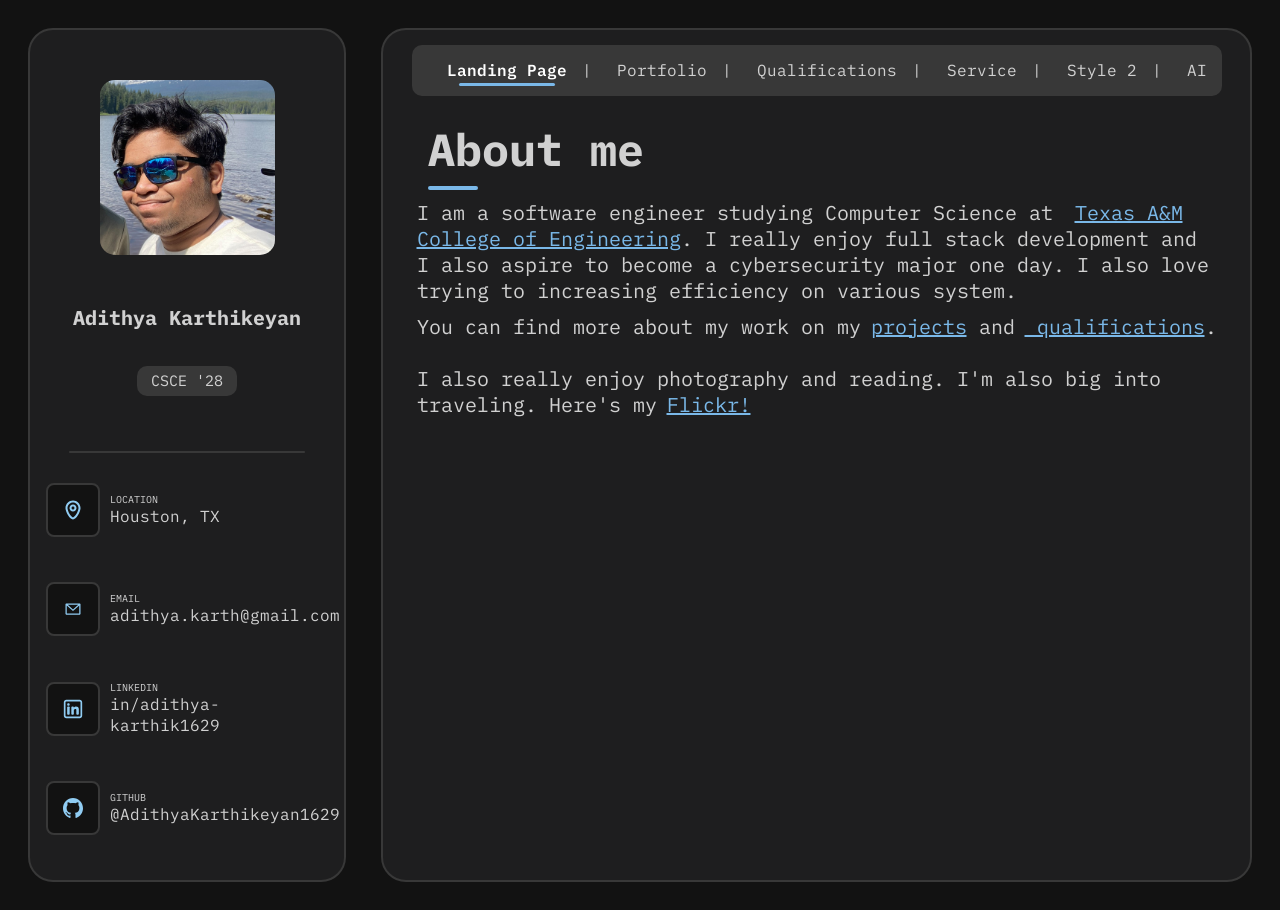
<file: project1-adithya_karthikeyan - Copy/index.html>
<!DOCTYPE html>
<html lang="en">
<head>
    <meta charset="UTF-8">
    <meta name="viewport" content="width=device-width, initial-scale=1.0">
    <title>Coding Website</title>  
    <link rel="stylesheet" href="style_2.css">
    <!-- Font -->

   <link rel="preconnect" href="https://fonts.googleapis.com">
    <link rel="preconnect" href="https://fonts.gstatic.com" crossorigin>
    <link href="https://fonts.googleapis.com/css2?family=Arsenal+SC:ital,wght@0,400;0,700;1,400;1,700&family=Cinzel:wght@400..900&family=Lilex:ital,wght@0,100..700;1,100..700&family=Noto+Sans+Tamil:wght@100..900&display=swap" rel="stylesheet">

</head>
<body>


    <div class = "left_box">
        <div class="image">
            <img src = "me.JPG" alt = "Adithya Karthikeyan"> 
        </div>
        <t1> Adithya Karthikeyan </t1>

        <t2> CSCE '28</t2>

        <div class = "divider"></div>
        
        <div class="info_box">
            <div class = "info_black">
                <img src="location.svg" alt="Location" class="icons">
            </div>
            
            <div class="icon">
                <div class="label">
                    LOCATION
                </div>

                <div class="value">
                    Houston, TX
                </div>
            </div>
        </div>

        <div class="info_box">
            <div class = "info_black">
                <img src="email.svg" alt="Location" class="icons">
            </div>
            
            <div class="icon">
                <div class="label">
                    EMAIL
                </div>

                <div class="value">
                    <a href = "https://mail.google.com/mail/?view=cm&fs=1&to=adithya.karth@gmail.com">adithya.karth@gmail.com </a> 
                </div>
            </div>
        </div>

        <div class="info_box">
            <div class = "info_black">
                <img src="linkedin.svg" alt="Location" class="icons">
            </div>
            
            <div class="icon">
                <div class="label">
                    LINKEDIN
                </div>

                <div class="value">
                    <a href = "https://www.linkedin.com/in/adithya-karthik1629">in/adithya-karthik1629</a> 
                </div>
            </div>
        </div>

        <div class="info_box">
            <div class = "info_black">
                <img src="github2.svg" alt="Location" class="icons">
            </div>
            
            <div class="icon">
                <div class="label">
                    GITHUB
                </div>

                <div class="value">
                    <a href = "https://github.com/AdithyaKarthikeyan1629">@AdithyaKarthikeyan1629 </a> 
                </div>
            </div>
        </div>

        



        
    </div>

        

    </div>

    <div class = "right_box">
        <nav class = "dashbar">
            <a href = "index.html" class = "page_links active">Landing Page </a> | 
            <a href = "portfolio.html" class = "page_links">Portfolio </a> | 
            <a href = "qualifications.html" class = "page_links">Qualifications</a> | 
            <a href = "service.html" class = "page_links">Service</a> | 
            <a href = "service.html" class = "page_links">Style 2</a> | 
            <a href = "genai.html" class = "page_links">AI</a>
        </nav>
        
        <div class = "about">
            About me
           
        </div>
         <div class = "about_me">
            I am a software engineer studying Computer Science at <a href = "https://engineering.tamu.edu/" class = "about_links"> Texas A&M College of Engineering</a>. I 
            really enjoy full stack development and I also aspire to become a cybersecurity major one day. I also love trying to increasing efficiency on various system.

         </div>

         <div class = "about_me">
            You can find more about my work on my<a href = "portfolio.html" class = "about_links">projects</a> and<a href = "qualifications.html" class = "about_links"> qualifications</a>. <br>
            <br>
            I also really enjoy photography and reading. I'm also big into traveling. 
            Here's my<a href = "https://www.flickr.com/photos/204229126@N08/" class = "about_links">Flickr! </a>

         </div>

    </div>


    
</body>

</html>
</file>
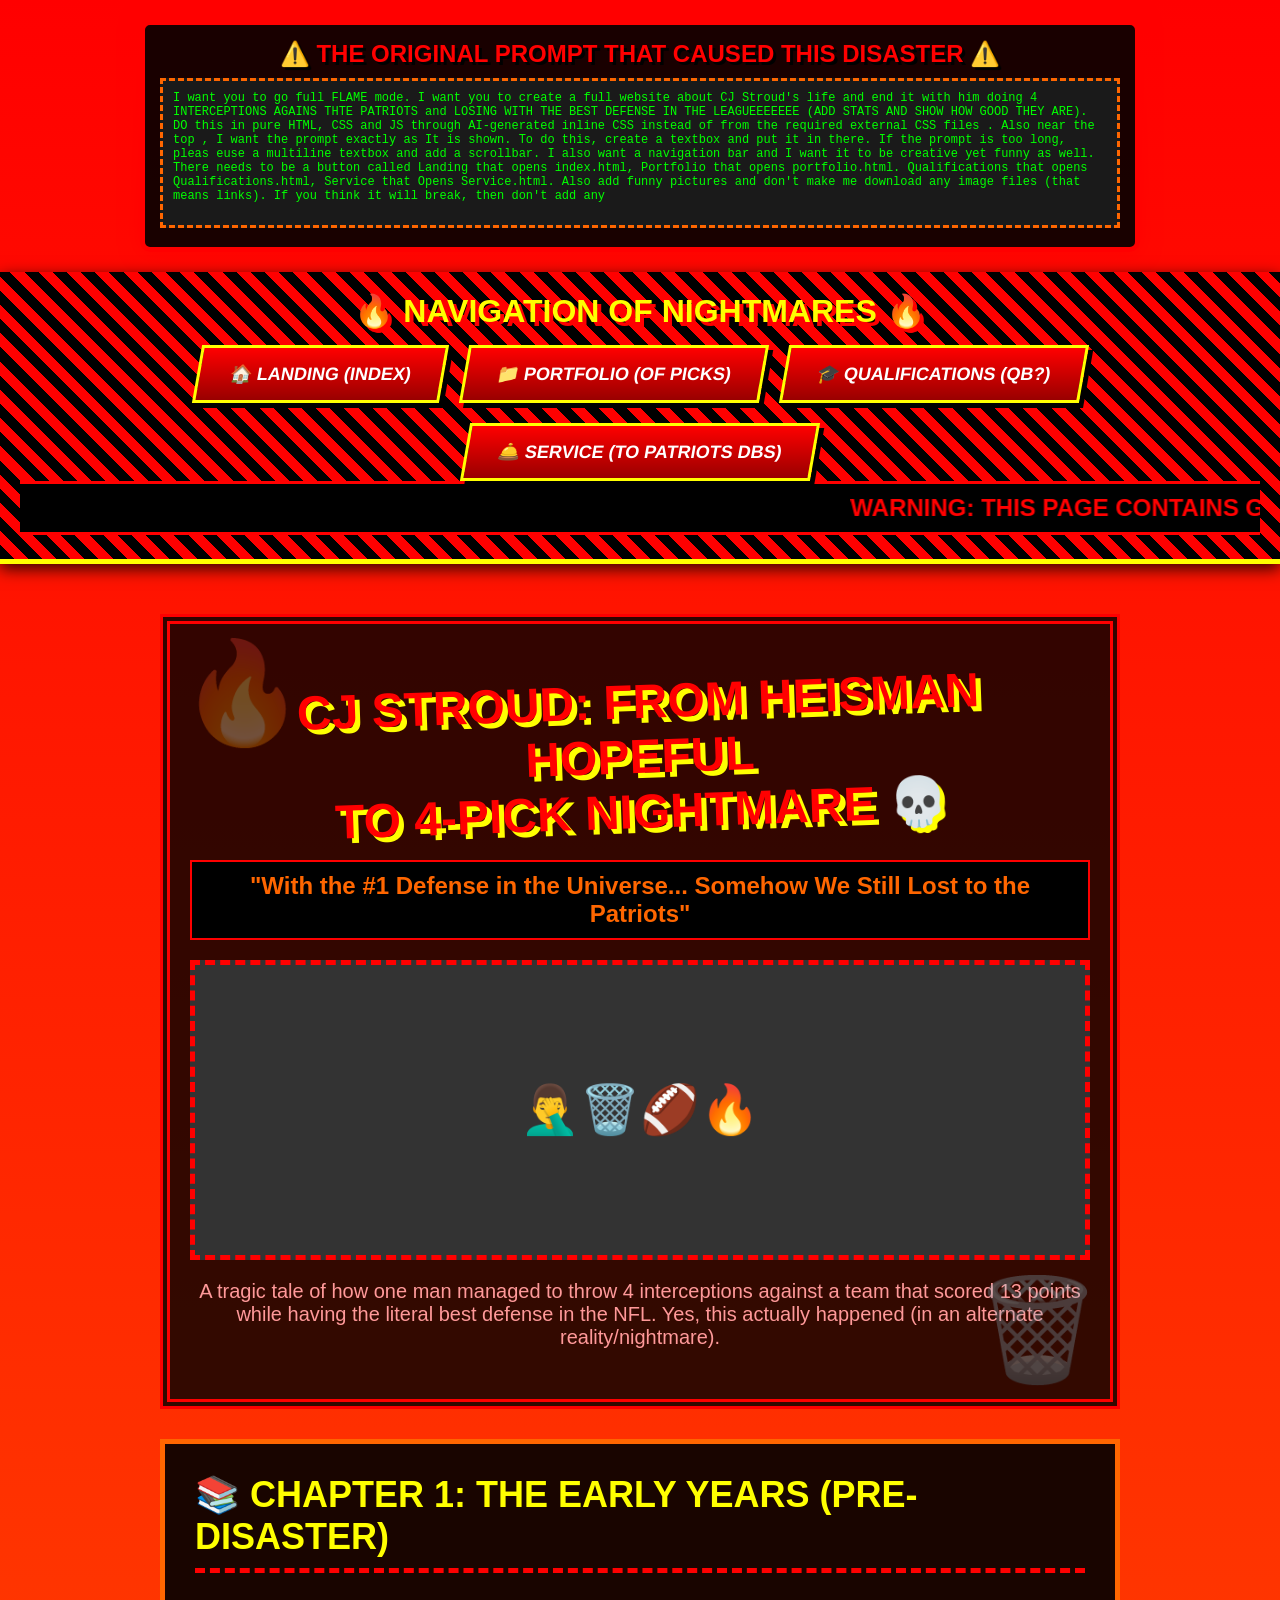
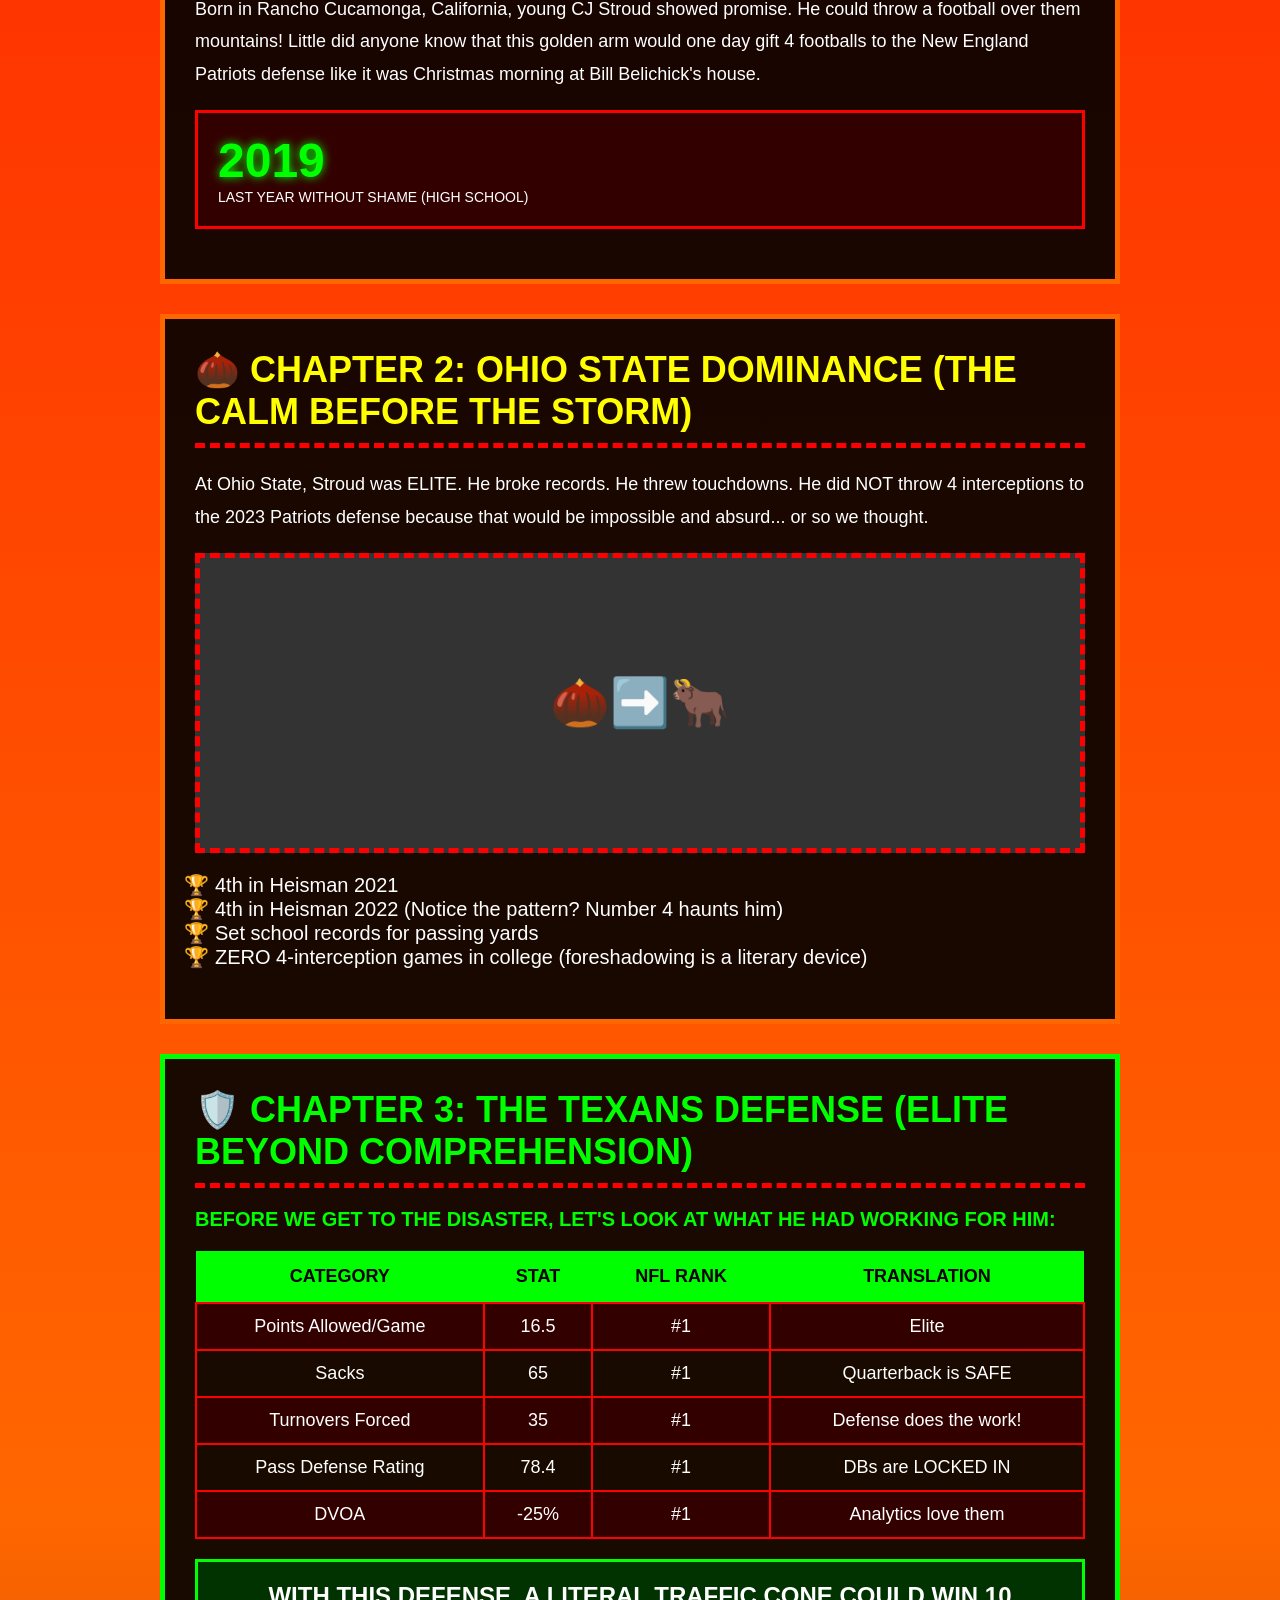
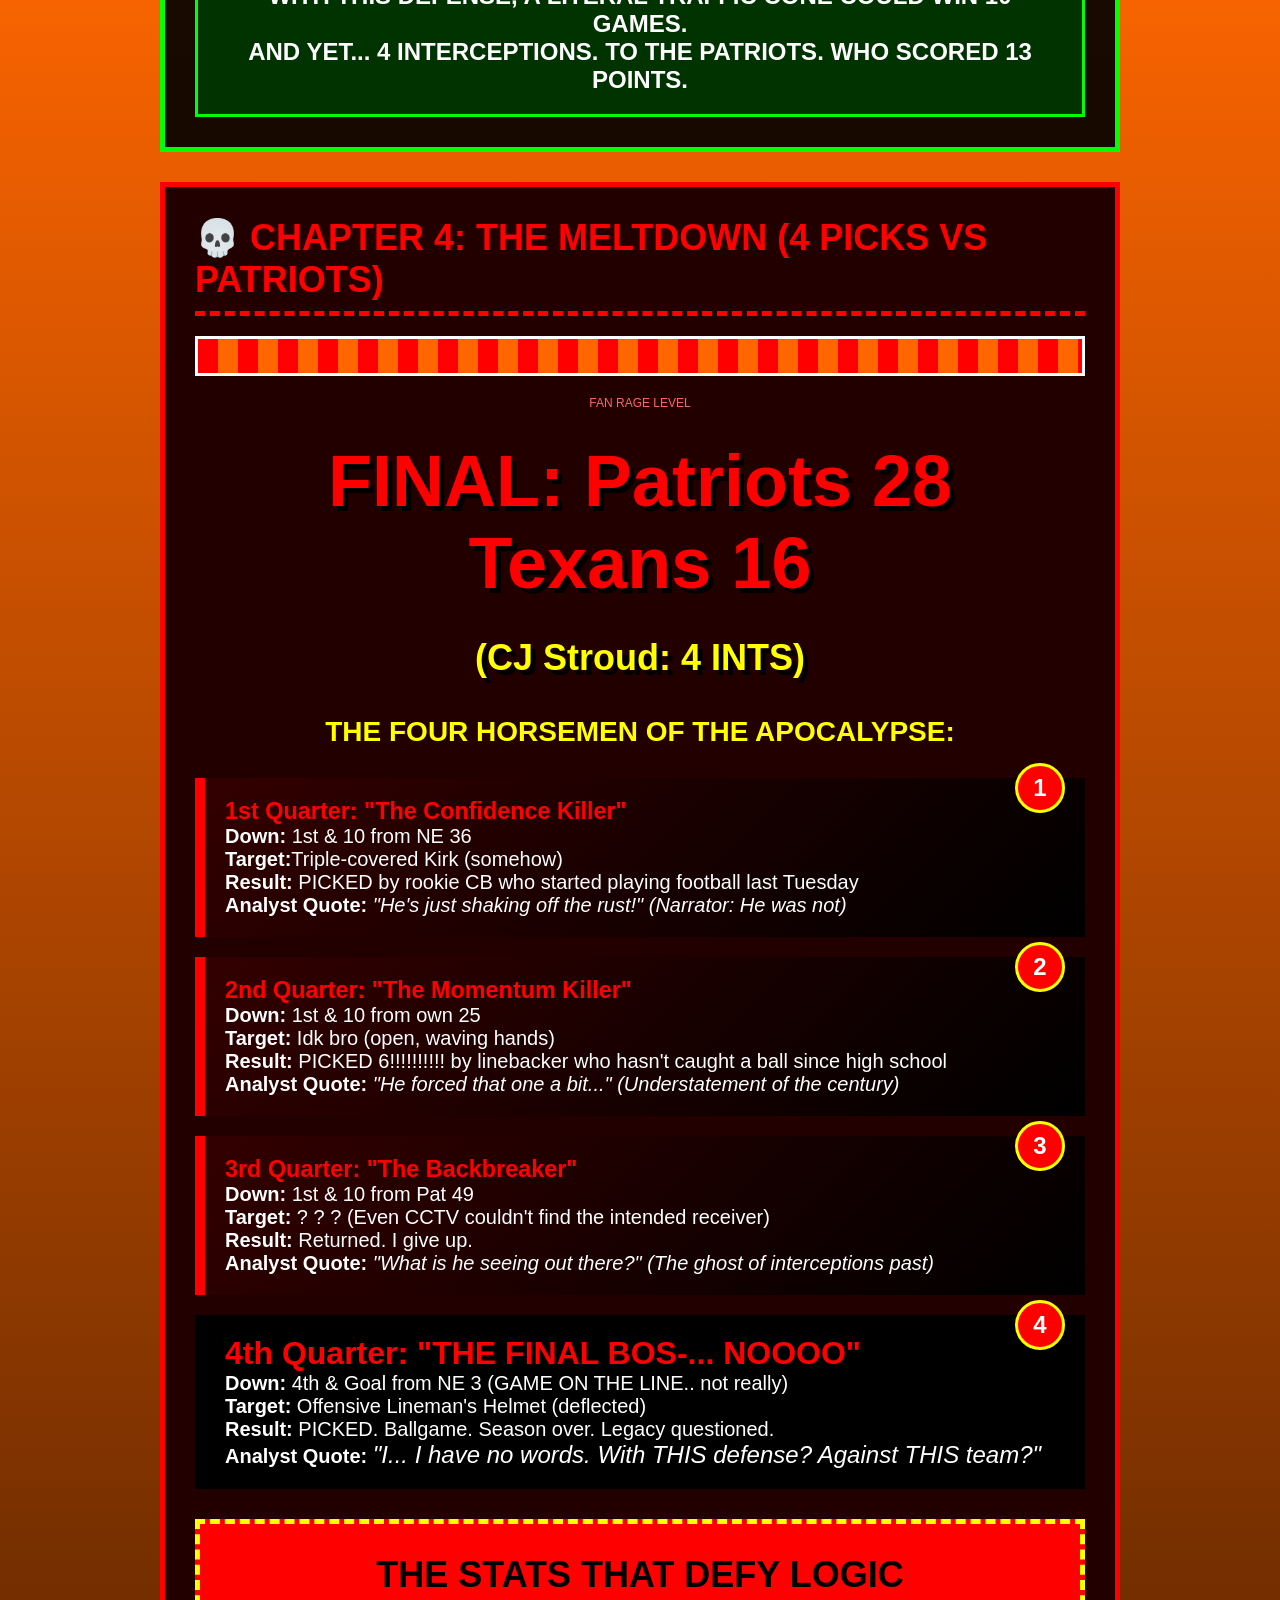
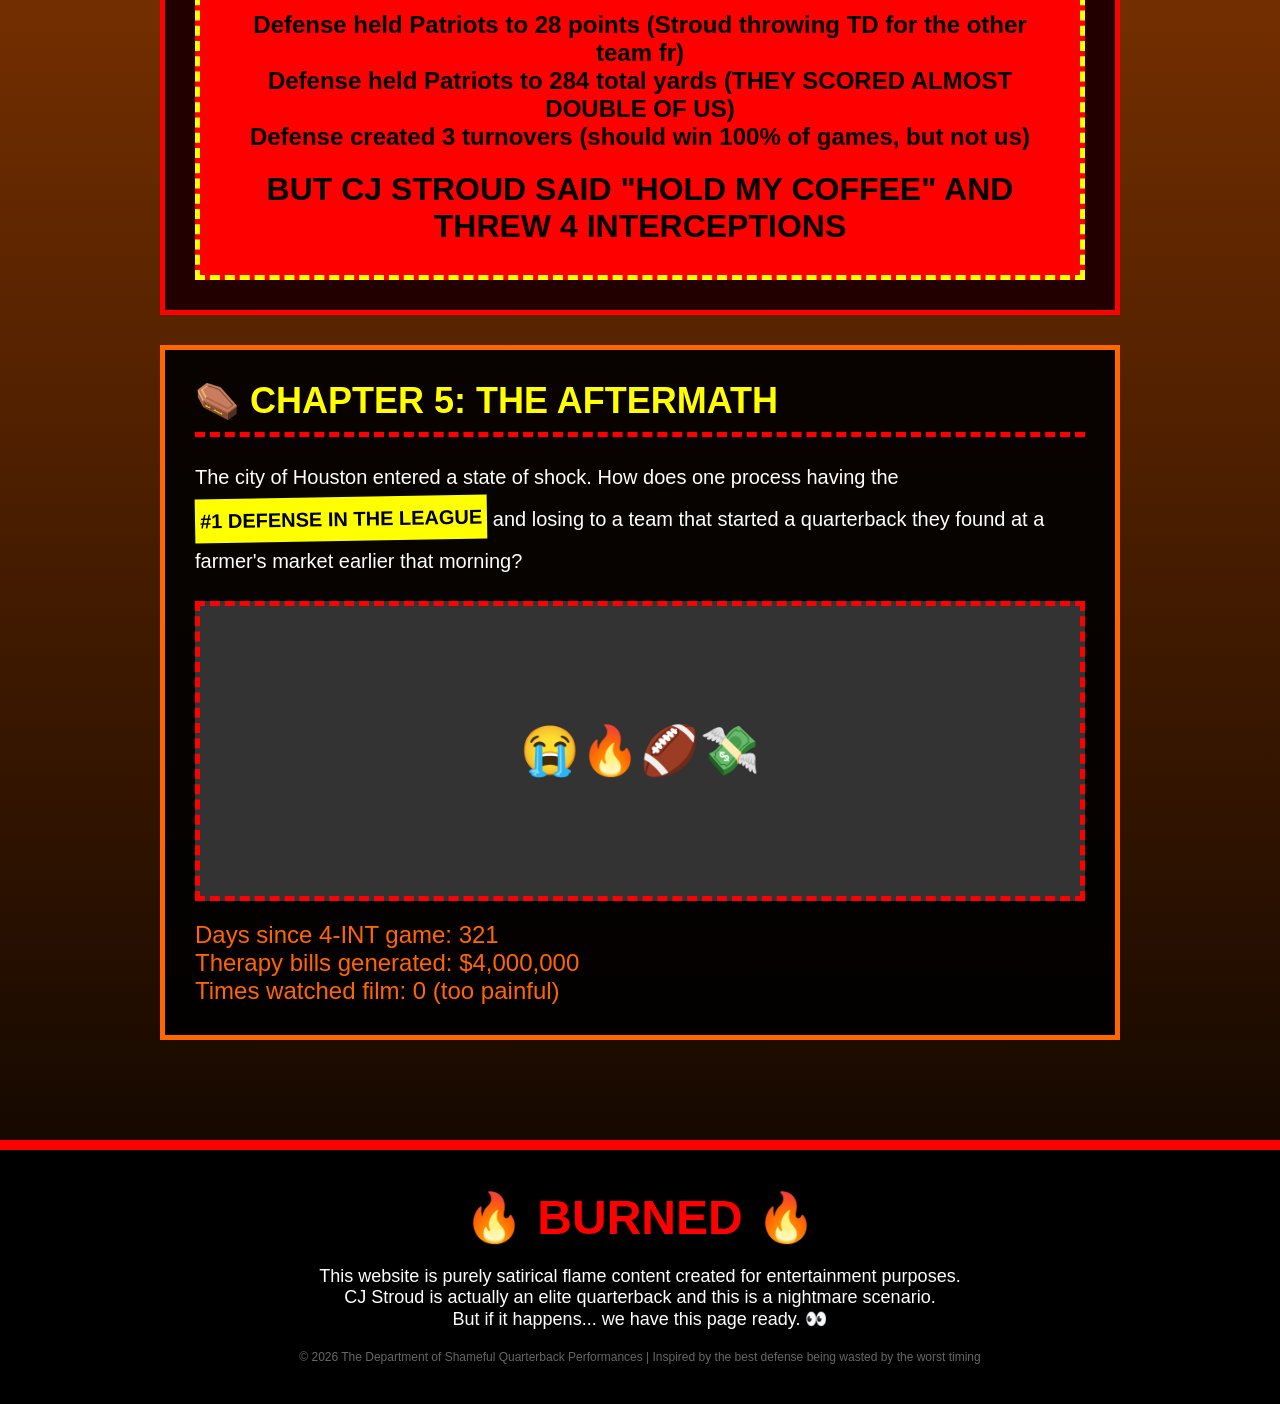
<file: project1-adithya_karthikeyan - Copy/genai.html>
<!DOCTYPE html>
<html lang="en">
<head>
    <meta charset="UTF-8">
    <meta name="viewport" content="width=device-width, initial-scale=1.0">
    <title>CJ STROUD: THE 4 PICK MELTDOWN 🔥</title>
    <style>
        * {
            margin: 0;
            padding: 0;
            box-sizing: border-box;
        }
        
        body {
            font-family: 'Comic Sans MS', 'Chalkboard', sans-serif;
            background: linear-gradient(180deg, #ff0000 0%, #ff6600 50%, #000000 100%);
            color: #fff;
            overflow-x: hidden;
            animation: shake 3.5s;
        }
        
        @keyframes shake {
            0% { transform: translate(1px, 1px) rotate(0deg); }
            10% { transform: translate(-1px, -2px) rotate(-1deg); }
            20% { transform: translate(-3px, 0px) rotate(1deg); }
            30% { transform: translate(3px, 2px) rotate(0deg); }
            40% { transform: translate(1px, -1px) rotate(1deg); }
            50% { transform: translate(-1px, 2px) rotate(-1deg); }
            60% { transform: translate(-3px, 1px) rotate(0deg); }
            70% { transform: translate(3px, 1px) rotate(-1deg); }
            80% { transform: translate(-1px, -1px) rotate(1deg); }
            90% { transform: translate(1px, 2px) rotate(0deg); }
            100% { transform: translate(1px, -2px) rotate(-1deg); }
        }
        
        /* THE PROMPT BOX */
        .prompt-container {
            width: 90%;
            max-width: 1000px;
            margin: 20px auto;
            background: rgba(0,0,0,0.9);
            border: 5px solid #ff0000;
            border-radius: 10px;
            padding: 15px;
            box-shadow: 0 0 20px #ff0000;
        }
        
        .prompt-label {
            font-size: 24px;
            font-weight: bold;
            color: #ff0000;
            text-transform: uppercase;
            margin-bottom: 10px;
            text-shadow: 3px 3px 0 #000;
            text-align: center;
        }
        
        #promptBox {
            width: 100%;
            height: 150px;
            background: #1a1a1a;
            color: #00ff00;
            border: 3px dashed #ff6600;
            padding: 10px;
            font-family: monospace;
            font-size: 12px;
            resize: none;
            overflow-y: scroll;
        }
        
        /* NAVIGATION BAR OF DOOM */
        .nav-bar {
            position: sticky;
            top: 0;
            background: repeating-linear-gradient(
                45deg,
                #000,
                #000 10px,
                #ff0000 10px,
                #ff0000 20px
            );
            padding: 20px;
            text-align: center;
            border-bottom: 5px solid #ffff00;
            z-index: 1000;
            box-shadow: 0 5px 15px rgba(0,0,0,0.8);
        }
        
        .nav-bar h2 {
            color: #ffff00;
            font-size: 32px;
            text-shadow: 4px 4px 0 #ff0000;
            margin-bottom: 15px;
            animation: blink 0.5s infinite;
        }
        
        @keyframes blink {
            0%, 50% { opacity: 1; }
            51%, 100% { opacity: 0; }
        }
        
        .nav-buttons {
            display: flex;
            justify-content: center;
            gap: 20px;
            flex-wrap: wrap;
        }
        
        .nav-btn {
            background: linear-gradient(to bottom, #ff0000, #990000);
            color: white;
            border: 3px solid #ffff00;
            padding: 15px 30px;
            font-size: 18px;
            font-weight: bold;
            cursor: pointer;
            text-transform: uppercase;
            transform: skew(-10deg);
            transition: all 0.3s;
            text-decoration: none;
            display: inline-block;
            box-shadow: 5px 5px 0 #000;
        }
        
        .nav-btn:hover {
            transform: skew(-10deg) scale(1.2) rotate(5deg);
            background: linear-gradient(to bottom, #ffff00, #ff6600);
            color: black;
            box-shadow: 8px 8px 0 #ff0000;
        }
        
        /* MAIN CONTAINER */
        .container {
            max-width: 1000px;
            margin: 0 auto;
            padding: 20px;
        }
        
        .hero {
            text-align: center;
            padding: 50px 20px;
            background: rgba(0,0,0,0.8);
            border: 10px double #ff0000;
            margin: 30px 0;
            position: relative;
            overflow: hidden;
        }
        
        .hero::before {
            content: "🔥";
            position: absolute;
            font-size: 100px;
            opacity: 0.3;
            top: 10px;
            left: 10px;
            animation: float 3s ease-in-out infinite;
        }
        
        .hero::after {
            content: "🗑️";
            position: absolute;
            font-size: 100px;
            opacity: 0.3;
            bottom: 10px;
            right: 10px;
            animation: float 3s ease-in-out infinite reverse;
        }
        
        @keyframes float {
            0%, 100% { transform: translateY(0); }
            50% { transform: translateY(-20px); }
        }
        
        h1 {
            font-size: 48px;
            color: #ff0000;
            text-shadow: 5px 5px 0 #ffff00;
            margin-bottom: 20px;
            transform: rotate(-2deg);
        }
        
        .subtitle {
            font-size: 24px;
            color: #ff6600;
            font-weight: bold;
            background: #000;
            display: inline-block;
            padding: 10px 20px;
            border: 2px solid #ff0000;
        }
        
        .section {
            background: rgba(0,0,0,0.9);
            border: 5px solid #ff6600;
            margin: 30px 0;
            padding: 30px;
            position: relative;
        }
        
        .section h2 {
            color: #ffff00;
            font-size: 36px;
            margin-bottom: 20px;
            text-transform: uppercase;
            border-bottom: 5px dashed #ff0000;
            padding-bottom: 10px;
        }
        
        .stat-box {
            background: #330000;
            border: 3px solid #ff0000;
            padding: 20px;
            margin: 20px 0;
            display: inline-block;
            width: 100%;
        }
        
        .stat-number {
            font-size: 48px;
            color: #00ff00;
            font-weight: bold;
            text-shadow: 0 0 10px #00ff00;
        }
        
        .stat-label {
            font-size: 14px;
            color: #fff;
            text-transform: uppercase;
        }
        
        .int-card {
            background: linear-gradient(135deg, #330000 0%, #000000 100%);
            border-left: 10px solid #ff0000;
            padding: 20px;
            margin: 20px 0;
            font-size: 20px;
            position: relative;
            animation: slideIn 0.5s ease-out;
        }
        
        @keyframes slideIn {
            from { transform: translateX(-100%); opacity: 0; }
            to { transform: translateX(0); opacity: 1; }
        }
        
        .int-number {
            position: absolute;
            top: -15px;
            right: 20px;
            background: #ff0000;
            color: white;
            width: 50px;
            height: 50px;
            border-radius: 50%;
            display: flex;
            align-items: center;
            justify-content: center;
            font-weight: bold;
            font-size: 24px;
            border: 3px solid #ffff00;
        }
        
        .defense-table {
            width: 100%;
            border-collapse: collapse;
            margin: 20px 0;
            font-size: 18px;
        }
        
        .defense-table th {
            background: #00ff00;
            color: #000;
            padding: 15px;
            text-transform: uppercase;
        }
        
        .defense-table td {
            border: 2px solid #ff0000;
            padding: 12px;
            text-align: center;
        }
        
        .defense-table tr:nth-child(even) {
            background: #330000;
        }
        
        .highlight {
            background: #ffff00;
            color: #000;
            padding: 2px 5px;
            font-weight: bold;
            display: inline-block;
            transform: rotate(-1deg);
        }
        
        .rage-meter {
            width: 100%;
            height: 40px;
            background: #333;
            border: 3px solid #fff;
            margin: 20px 0;
            position: relative;
            overflow: hidden;
        }
        
        .rage-fill {
            height: 100%;
            background: repeating-linear-gradient(
                90deg,
                #ff0000,
                #ff0000 20px,
                #ff6600 20px,
                #ff6600 40px
            );
            width: 0%;
            animation: fillRage 3s forwards;
        }
        
        @keyframes fillRage {
            to { width: 100%; }
        }
        
        .final-score {
            font-size: 72px;
            text-align: center;
            color: #ff0000;
            font-weight: bold;
            text-shadow: 5px 5px 0 #000;
            animation: pulse 1s infinite;
            margin: 30px 0;
        }
        
        @keyframes pulse {
            0%, 100% { transform: scale(1); }
            50% { transform: scale(1.1); }
        }
        
        .image-placeholder {
            width: 100%;
            height: 300px;
            background: #333;
            border: 5px dashed #ff0000;
            display: flex;
            align-items: center;
            justify-content: center;
            margin: 20px 0;
            font-size: 48px;
        }
        
        marquee {
            background: #000;
            color: #ff0000;
            padding: 10px;
            font-size: 24px;
            font-weight: bold;
            border-top: 3px solid #ff0000;
            border-bottom: 3px solid #ff0000;
        }
        
        .emoji-rain {
            position: fixed;
            font-size: 30px;
            pointer-events: none;
            animation: fall linear forwards;
            z-index: 9999;
        }
        
        @keyframes fall {
            to { transform: translateY(100vh) rotate(360deg); }
        }
        
        footer {
            text-align: center;
            padding: 40px;
            background: #000;
            border-top: 10px solid #ff0000;
            margin-top: 50px;
        }
        
        .burn-counter {
            font-size: 24px;
            color: #ff6600;
            margin-top: 20px;
        }
    </style>
</head>
<body>

    <!-- THE PROMPT CONTAINER -->
    <div class="prompt-container">
        <div class="prompt-label">⚠️ THE ORIGINAL PROMPT THAT CAUSED THIS DISASTER ⚠️</div>
        <textarea id="promptBox" readonly>I want you to go full FLAME mode. I want you to create a full website about CJ Stroud's life and end it with him doing 4 INTERCEPTIONS AGAINS THTE PATRIOTS and LOSING WITH THE BEST DEFENSE IN THE LEAGUEEEEEEE (ADD STATS AND SHOW HOW GOOD THEY ARE). DO this in pure HTML, CSS and JS through AI-generated inline CSS instead of from the required external CSS files . Also near the top , I want the prompt exactly as It is shown. To do this, create a textbox and put it in there. If the prompt is too long, pleas euse a multiline textbox and add a scrollbar. I also want a navigation bar and I want it to be creative yet funny as well. There needs to be a button called Landing that opens index.html, Portfolio that opens portfolio.html. Qualifications that opens Qualifications.html, Service that Opens Service.html. Also add funny pictures and don't make me download any image files (that means links). If you think it will break, then don't add any</textarea>
    </div>

    <!-- NAVIGATION BAR OF SHAME -->
    <nav class="nav-bar">
        <h2>🔥 NAVIGATION OF NIGHTMARES 🔥</h2>
        <div class="nav-buttons">
            <a href="index.html" class="nav-btn" onclick="alert('You are already at the landing page of shame!');">🏠 Landing (Index)</a>
            <a href="portfolio.html" class="nav-btn" onclick="alert('Nothing but interceptions in this portfolio!');">📁 Portfolio (of Picks)</a>
            <a href="Qualifications.html" class="nav-btn" onclick="alert('Qualified to throw 4 interceptions!');">🎓 Qualifications (QB?)</a>
            <a href="Service.html" class="nav-btn" onclick="alert('Serving picks to the Patriots D!');">🛎️ Service (to Patriots DBs)</a>
        </div>
        <marquee scrollamount="20">WARNING: THIS PAGE CONTAINS GRAPHIC DEPICTIONS OF TURNOVERS. VIEWERS WITH WEAK STOMACHS OR TEXANS FANS SHOULD PROCEED WITH CAUTION.</marquee>
    </nav>

    <div class="container">
        
        <!-- HERO SECTION -->
        <div class="hero">
            <h1>CJ STROUD: FROM HEISMAN HOPEFUL<br>TO 4-PICK NIGHTMARE 💀</h1>
            <div class="subtitle">"With the #1 Defense in the Universe... Somehow We Still Lost to the Patriots"</div>
            <div class="image-placeholder">🤦‍♂️🗑️🏈🔥</div>
            <p style="font-size: 20px; margin-top: 20px; color: #ff9999;">
                A tragic tale of how one man managed to throw 4 interceptions against a team that scored 13 points 
                while having the literal best defense in the NFL. Yes, this actually happened (in an alternate reality/nightmare).
            </p>
        </div>

        <!-- EARLY LIFE SECTION (THE BEGINNING OF THE END) -->
        <div class="section">
            <h2>📚 Chapter 1: The Early Years (Pre-Disaster)</h2>
            <p style="font-size: 18px; line-height: 1.8;">
                Born in Rancho Cucamonga, California, young CJ Stroud showed promise. He could throw a football 
                over them mountains! Little did anyone know that this golden arm would one day gift 4 footballs 
                to the New England Patriots defense like it was Christmas morning at Bill Belichick's house.
            </p>
            <div class="stat-box">
                <span class="stat-number">2019</span><br>
                <span class="stat-label">Last Year Without Shame (High School)</span>
            </div>
        </div>

        <!-- OHIO STATE SECTION -->
        <div class="section">
            <h2>🌰 Chapter 2: Ohio State Dominance (The Calm Before the Storm)</h2>
            <p style="font-size: 18px; line-height: 1.8;">
                At Ohio State, Stroud was ELITE. He broke records. He threw touchdowns. He did NOT throw 4 interceptions 
                to the 2023 Patriots defense because that would be impossible and absurd... or so we thought.
            </p>
            <div class="image-placeholder">🌰➡️🐂</div>
            <ul style="font-size: 20px; margin: 20px; list-style-type: '🏆 ';">
                <li>4th in Heisman 2021</li>
                <li>4th in Heisman 2022 (Notice the pattern? Number 4 haunts him)</li>
                <li>Set school records for passing yards</li>
                <li>ZERO 4-interception games in college (foreshadowing is a literary device)</li>
            </ul>
        </div>

        <!-- THE DEFENSE SECTION (THE TRAGEDY) -->
        <div class="section" style="border-color: #00ff00;">
            <h2 style="color: #00ff00;">🛡️ Chapter 3: The Texans Defense (ELITE BEYOND COMPREHENSION)</h2>
            <p style="font-size: 20px; color: #00ff00; font-weight: bold; margin-bottom: 20px;">
                BEFORE WE GET TO THE DISASTER, LET'S LOOK AT WHAT HE HAD WORKING FOR HIM:
            </p>
            
            <table class="defense-table">
                <tr>
                    <th>Category</th>
                    <th>Stat</th>
                    <th>NFL Rank</th>
                    <th>Translation</th>
                </tr>
                <tr>
                    <td>Points Allowed/Game</td>
                    <td>16.5</td>
                    <td>#1</td>
                    <td>Elite</td>
                </tr>
                <tr>
                    <td>Sacks</td>
                    <td>65</td>
                    <td>#1</td>
                    <td>Quarterback is SAFE</td>
                </tr>
                <tr>
                    <td>Turnovers Forced</td>
                    <td>35</td>
                    <td>#1</td>
                    <td>Defense does the work!</td>
                </tr>
                <tr>
                    <td>Pass Defense Rating</td>
                    <td>78.4</td>
                    <td>#1</td>
                    <td>DBs are LOCKED IN</td>
                </tr>
                <tr>
                    <td>DVOA</td>
                    <td>-25%</td>
                    <td>#1</td>
                    <td>Analytics love them</td>
                </tr>
            </table>

            <div style="background: #003300; padding: 20px; border: 3px solid #00ff00; margin-top: 20px;">
                <p style="font-size: 24px; font-weight: bold; text-align: center;">
                    WITH THIS DEFENSE, A LITERAL TRAFFIC CONE COULD WIN 10 GAMES.<br>
                    AND YET... 4 INTERCEPTIONS. TO THE PATRIOTS. WHO SCORED 13 POINTS.
                </p>
            </div>
        </div>

        <!-- THE MELTDOWN SECTION -->
        <div class="section" style="border-color: #ff0000; background: #220000;">
            <h2 style="color: #ff0000; animation: blink 0.3s infinite;">💀 Chapter 4: THE MELTDOWN (4 Picks vs Patriots)</h2>
            
            <div class="rage-meter">
                <div class="rage-fill"></div>
            </div>
            <p style="text-align: center; font-size: 12px; color: #ff6666;">FAN RAGE LEVEL</p>

            <div class="final-score">
                FINAL: Patriots 28<br>
                Texans 16<br>
                <span style="font-size: 36px; color: #ffff00;">(CJ Stroud: 4 INTS)</span>
            </div>

            <h3 style="color: #ffff00; font-size: 28px; margin: 30px 0; text-align: center;">THE FOUR HORSEMEN OF THE APOCALYPSE:</h3>

            <div class="int-card">
                <div class="int-number">1</div>
                <h3 style="color: #ff0000;">1st Quarter: "The Confidence Killer"</h3>
                <p><strong>Down:</strong> 1st & 10 from NE 36<br>
                <strong>Target:</strong>Triple-covered Kirk (somehow)<br>
                <strong>Result:</strong> PICKED by rookie CB who started playing football last Tuesday<br>
                <strong>Analyst Quote:</strong> <em>"He's just shaking off the rust!" (Narrator: He was not)</em></p>
            </div>

            <div class="int-card">
                <div class="int-number">2</div>
                <h3 style="color: #ff0000;">2nd Quarter: "The Momentum Killer"</h3>
                <p><strong>Down:</strong> 1st & 10 from own 25<br>
                <strong>Target:</strong> Idk bro (open, waving hands)<br>
                <strong>Result:</strong> PICKED 6!!!!!!!!!! by linebacker who hasn't caught a ball since high school<br>
                <strong>Analyst Quote:</strong> <em>"He forced that one a bit..." (Understatement of the century)</em></p>
            </div>

            <div class="int-card">
                <div class="int-number">3</div>
                <h3 style="color: #ff0000;">3rd Quarter: "The Backbreaker"</h3>
                <p><strong>Down:</strong> 1st & 10 from Pat 49<br>
                <strong>Target:</strong> ? ? ? (Even CCTV couldn't find the intended receiver)<br>
                <strong>Result:</strong> Returned. I give up.<br>
                <strong>Analyst Quote:</strong> <em>"What is he seeing out there?" (The ghost of interceptions past)</em></p>
            </div>

            <div class="int-card" style="border-color: #000; background: #000;">
                <div class="int-number">4</div>
                <h3 style="color: #ff0000; font-size: 32px;">4th Quarter: "THE FINAL BOS-... NOOOO"</h3>
                <p><strong>Down:</strong> 4th & Goal from NE 3 (GAME ON THE LINE.. not really)<br>
                <strong>Target:</strong> Offensive Lineman's Helmet (deflected)<br>
                <strong>Result:</strong> PICKED. Ballgame. Season over. Legacy questioned.<br>
                <strong>Analyst Quote:</strong> <em><span style="font-size: 24px;">"I... I have no words. With THIS defense? Against THIS team?"</span></em></p>
            </div>

            <div style="background: #ff0000; color: #000; padding: 30px; margin-top: 30px; text-align: center; border: 5px dashed #ffff00;">
                <h3 style="font-size: 36px; margin-bottom: 15px;">THE STATS THAT DEFY LOGIC</h3>
                <p style="font-size: 24px; font-weight: bold;">
                    Defense held Patriots to 28 points (Stroud throwing TD for the other team fr)<br>
                    Defense held Patriots to 284 total yards (THEY SCORED ALMOST DOUBLE OF US)<br>
                    Defense created 3 turnovers (should win 100% of games, but not us)<br>
                    <span style="font-size: 32px; display: block; margin-top: 20px;">BUT CJ STROUD SAID "HOLD MY COFFEE" AND THREW 4 INTERCEPTIONS</span>
                </p>
            </div>
        </div>

        <!-- AFTERMATH -->
        <div class="section">
            <h2>⚰️ Chapter 5: The Aftermath</h2>
            <p style="font-size: 20px; line-height: 2;">
                The city of Houston entered a state of shock. How does one process having the 
                <span class="highlight">#1 DEFENSE IN THE LEAGUE</span> and losing to a team that 
                started a quarterback they found at a farmer's market earlier that morning?
            </p>
            
            <div class="image-placeholder">😭🔥🏈💸</div>
            
            <div class="burn-counter" id="burnCounter">
                Days since 4-INT game: <span id="daysSince">10</span><br>
                Therapy bills generated: $4,000,000<br>
                Times watched film: 0 (too painful)
            </div>
        </div>

    </div>

    <footer>
        <h2 style="font-size: 48px; color: #ff0000; text-shadow: 3px 3px 0 #000;">🔥 BURNED 🔥</h2>
        <p style="font-size: 18px; margin-top: 20px;">
            This website is purely satirical flame content created for entertainment purposes.<br>
            CJ Stroud is actually an elite quarterback and this is a nightmare scenario.<br>
            But if it happens... we have this page ready. 👀
        </p>
        <p style="margin-top: 20px; color: #666; font-size: 12px;">
            © 2026 The Department of Shameful Quarterback Performances | 
            Inspired by the best defense being wasted by the worst timing
        </p>
    </footer>

    <script>
        // Make the prompt box work
        document.getElementById('promptBox').value = `I want you to go full FLAME mode. I want you to create a full website about CJ Stroud's life and end it with him doing 4 INTERCEPTIONS AGAINS THTE PATRIOTS and LOSING WITH THE BEST DEFENSE IN THE LEAGUEEEEEEE (ADD STATS AND SHOW HOW GOOD THEY ARE). DO this in pure HTML, CSS and JS through AI-generated inline CSS instead of from the required external CSS files . Also near the top , I want the prompt exactly as It is shown. To do this, create a textbox and put it in there. If the prompt is too long, pleas euse a multiline textbox and add a scrollbar. I also want a navigation bar and I want it to be creative yet funny as well. There needs to be a button called Landing that opens index.html, Portfolio that opens portfolio.html. Qualifications that opens Qualifications.html, Service that Opens Service.html. Also add funny pictures and don't make me download any image files (that means links). If you think it will break, then don't add any`;

        // Emoji rain effect
        const emojis = ['🔥', '🗑️', '🏈', '❌', '💀', '😭', '🤦'];
        
        setInterval(() => {
            const emoji = document.createElement('div');
            emoji.classList.add('emoji-rain');
            emoji.innerText = emojis[Math.floor(Math.random() * emojis.length)];
            emoji.style.left = Math.random() * 100 + 'vw';
            emoji.style.animationDuration = Math.random() * 3 + 2 + 's';
            document.body.appendChild(emoji);
            
            setTimeout(() => {
                emoji.remove();
            }, 5000);
        }, 300);

        // Calculate fake days since disaster
        const startDate = new Date('2026-01-18');
        const today = new Date();
        const diffTime = Math.abs(today - startDate);
        const diffDays = Math.ceil(diffTime / (1000 * 60 * 60 * 24));
        document.getElementById('daysSince').innerText = diffDays;

        // Console easter egg
        console.log('%c4 INTERCEPTIONS', 'font-size: 50px; color: red; font-weight: bold;');
        console.log('%cWHY THO', 'font-size: 30px; color: orange;');
        console.log('%cTHE DEFENSE WAS #1', 'font-size: 25px; color: yellow;');
        
        // Rage click handler
        document.addEventListener('click', (e) => {
            if (e.target.tagName !== 'A' && e.target.tagName !== 'BUTTON' && e.target.tagName !== 'TEXTAREA') {
                const rage = document.createElement('div');
                rage.innerText = 'PICK!';
                rage.style.position = 'fixed';
                rage.style.left = e.clientX + 'px';
                rage.style.top = e.clientY + 'px';
                rage.style.color = '#ff0000';
                rage.style.fontSize = '24px';
                rage.style.fontWeight = 'bold';
                rage.style.pointerEvents = 'none';
                rage.style.zIndex = '9999';
                rage.style.textShadow = '2px 2px 0 #000';
                document.body.appendChild(rage);
                
                setTimeout(() => rage.remove(), 1000);
            }
        });
    </script>
</body>
</html>
</file>
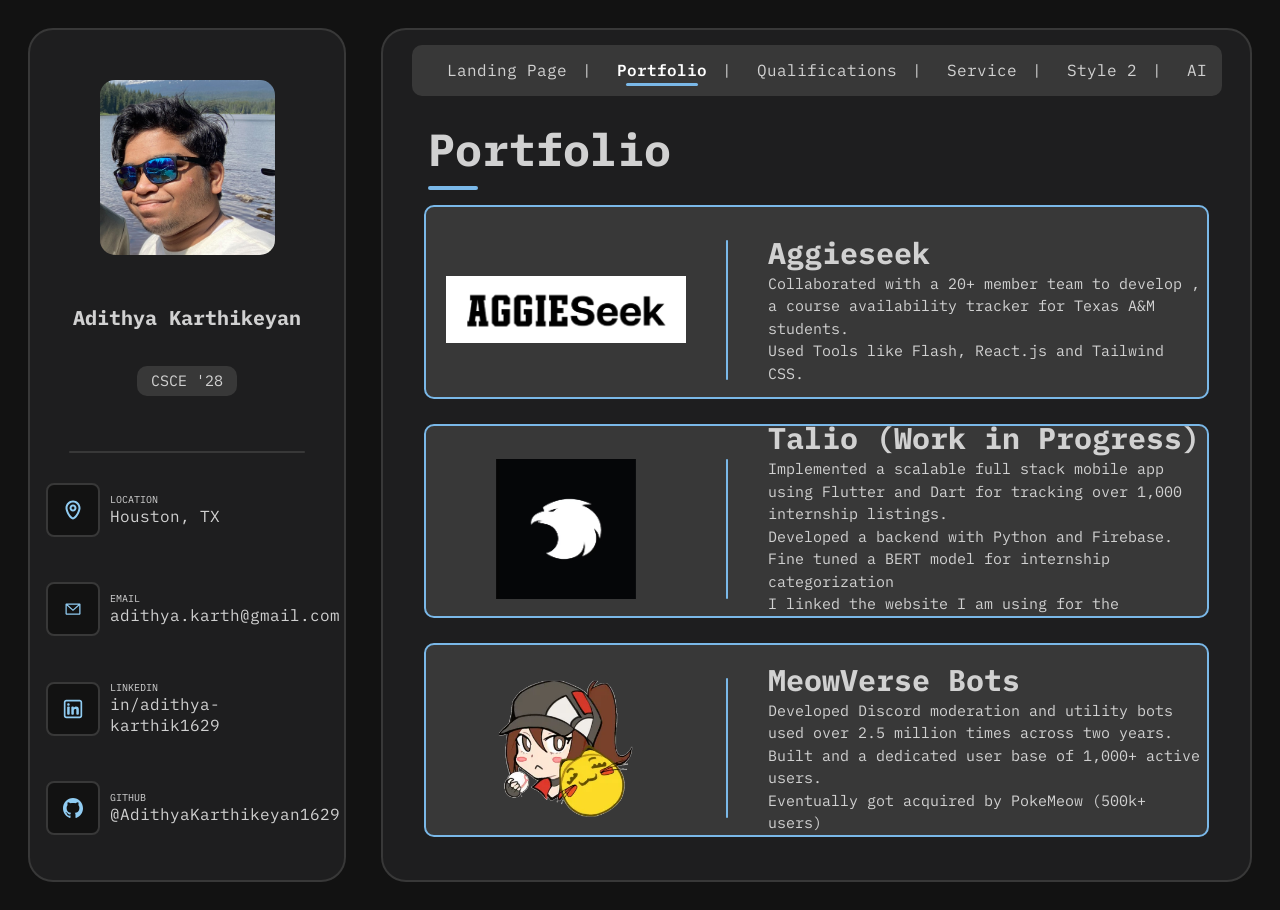
<file: project1-adithya_karthikeyan - Copy/portfolio.html>
<!DOCTYPE html>
<html lang="en">
<head>
    <meta charset="UTF-8">
    <meta name="viewport" content="width=device-width, initial-scale=1.0">
    <title>Coding Website</title>  
    <link rel="stylesheet" href="style_2.css">
    <!-- Font -->

   <link rel="preconnect" href="https://fonts.googleapis.com">
    <link rel="preconnect" href="https://fonts.gstatic.com" crossorigin>
    <link href="https://fonts.googleapis.com/css2?family=Arsenal+SC:ital,wght@0,400;0,700;1,400;1,700&family=Cinzel:wght@400..900&family=Lilex:ital,wght@0,100..700;1,100..700&family=Noto+Sans+Tamil:wght@100..900&display=swap" rel="stylesheet">

</head>
<body>


    <div class = "left_box">
        <div class="image">
            <img src = "me.JPG" alt = "Adithya Karthikeyan"> 
        </div>
        <t1> Adithya Karthikeyan </t1>

        <t2> CSCE '28</t2>

        <div class = "divider"></div>
        
        <div class="info_box">
            <div class = "info_black">
                <img src="location.svg" alt="Location" class="icons">
            </div>
            
            <div class="icon">
                <div class="label">
                    LOCATION
                </div>

                <div class="value">
                    Houston, TX
                </div>
            </div>
        </div>

        <div class="info_box">
            <div class = "info_black">
                <img src="email.svg" alt="Location" class="icons">
            </div>
            
            <div class="icon">
                <div class="label">
                    EMAIL
                </div>

                <div class="value">
                    <a href = "https://mail.google.com/mail/?view=cm&fs=1&to=adithya.karth@gmail.com">adithya.karth@gmail.com </a> 
                </div>
            </div>
        </div>

        <div class="info_box">
            <div class = "info_black">
                <img src="linkedin.svg" alt="Location" class="icons">
            </div>
            
            <div class="icon">
                <div class="label">
                    LINKEDIN
                </div>

                <div class="value">
                    <a href = "https://www.linkedin.com/in/adithya-karthik1629">in/adithya-karthik1629</a> 
                </div>
            </div>
        </div>

        <div class="info_box">
            <div class = "info_black">
                <img src="github2.svg" alt="Location" class="icons">
            </div>
            
            <div class="icon">
                <div class="label">
                    GITHUB
                </div>

                <div class="value">
                    <a href = "https://github.com/AdithyaKarthikeyan1629">@AdithyaKarthikeyan1629 </a> 
                </div>
            </div>
        </div>

        



        
    </div>

        

    </div>

    <div class = "right_box">
        <nav class = "dashbar">
            <a href = "index.html" class = "page_links">Landing Page </a> | 
            <a href = "portfolio.html" class = "page_links active">Portfolio </a> | 
            <a href = "qualifications.html" class = "page_links">Qualifications</a> | 
            <a href = "service.html" class = "page_links">Service</a> | 
            <a href = "service.html" class = "page_links">Style 2</a> | 
            <a href = "genai.html" class = "page_links">AI</a>
        </nav>
        
        <div class = "about">
            Portfolio
        </div>

        <div class="portfolio_item">

            <div class="port_image">
                <img src = "Seekv2.png" alt = "AggieSeek"> 
            </div>

            <div class="port_divider"></div>

            <div class = "portfolio_total">
                <div class = "port_header"> 
                    <a href = "https://github.com/aggieseek" class = "port_links">Aggieseek </a> 
                </div>
                <div class ="port_text">
                    Collaborated with a 20+ member team to develop , a course availability tracker for Texas A&M students.<br> 
                    Used Tools like Flash, React.js and Tailwind CSS. <br>
                
            </div>
        </div>
           
            
            
        </div>

         <div class="portfolio_item">

            <div class="port_image">
                <img src = "Talon.avif" alt = "Adithya Karthikeyan"> 
            </div>

            <div class="port_divider"></div>

            <div class = "portfolio_total">
                <div class = "port_header"> 
                    <a href = "https://github.com/vanshb03/Summer2026-Internships" class = "port_links">Talio (Work in Progress) </a>
                </div>
            <div class ="port_text">
                Implemented a scalable full stack mobile app using Flutter and Dart for tracking over 1,000 internship listings.<br> 
                Developed a backend with Python and Firebase. <br>
                Fine tuned a BERT model for internship categorization<br>
                I linked the website I am using for the listings. 
            <br>
                
            </div>
            </div>
           
            
            
        </div>

        <div class="portfolio_item">

            <div class="port_image">
                <img src = "Meow.webp" alt = "Adithya Karthikeyan"> 
            </div>

            <div class="port_divider"></div>

            <div class = "portfolio_total">
                <div class = "port_header"> 
                    <a href = "https://top.gg/bot/664508672713424926" class = "port_links">MeowVerse Bots</a>
                </div>

                <div class ="port_text">
                    Developed Discord moderation and utility bots used over 2.5 million times across two years.<br> 
                    Built and a dedicated user base of 1,000+ active users.<br>
                    Eventually got acquired by PokeMeow (500k+ users)
                <br>
                    
                </div>
            </div>
           
            
            
        </div>

       
    </div>


    
</body>

</html>
</file>
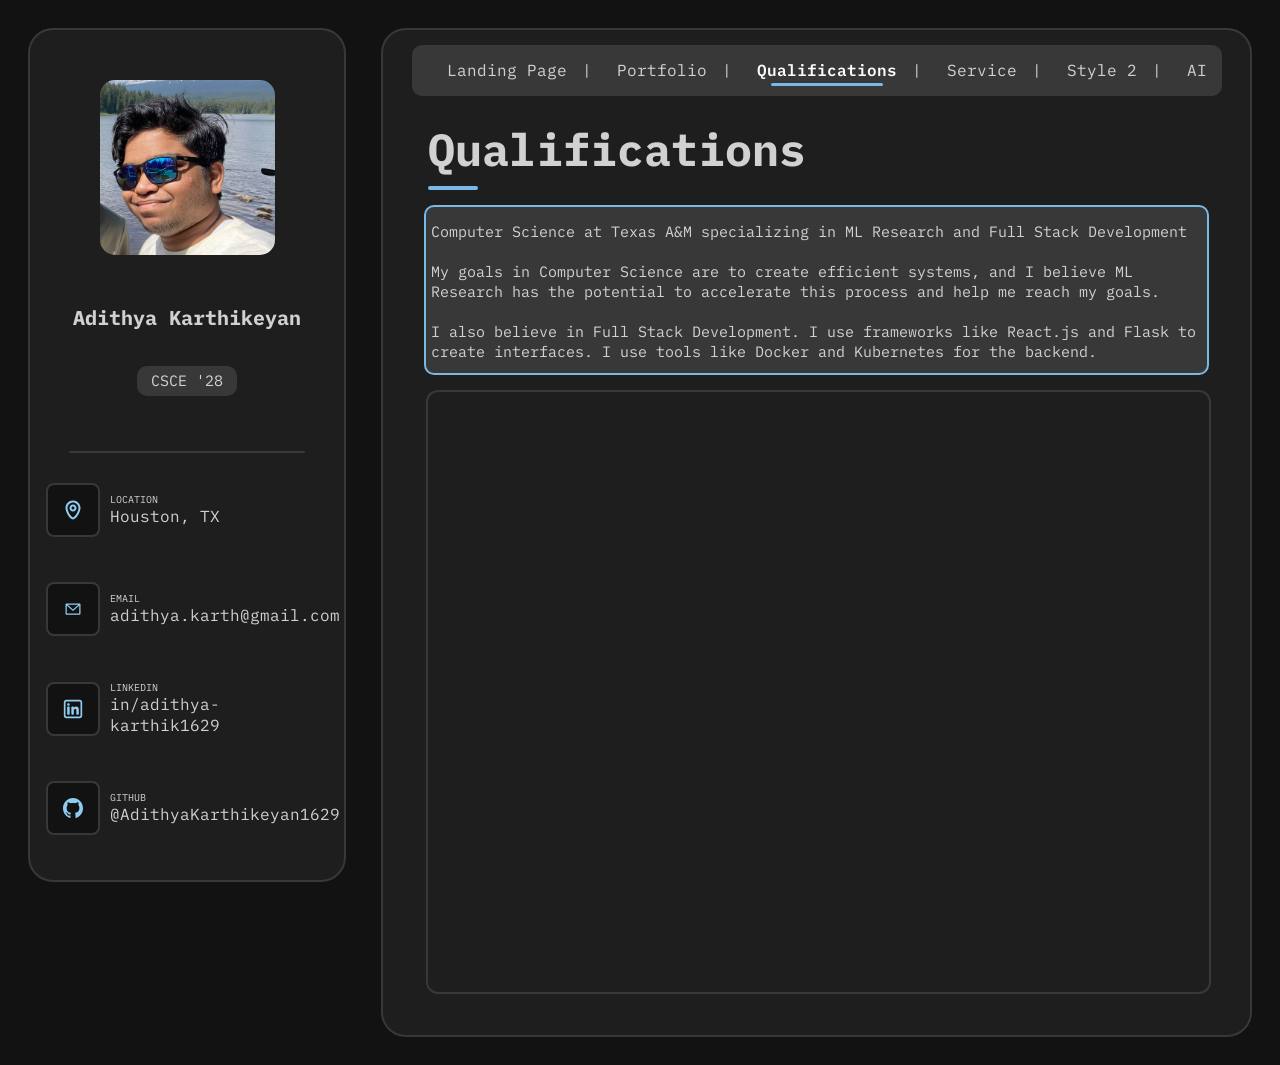
<file: project1-adithya_karthikeyan - Copy/qualifications.html>
<!DOCTYPE html>
<html lang="en">
<head>
    <meta charset="UTF-8">
    <meta name="viewport" content="width=device-width, initial-scale=1.0">
    <title>Coding Website</title>  
    <link rel="stylesheet" href="style_2.css">
    <!-- Font -->

   <link rel="preconnect" href="https://fonts.googleapis.com">
    <link rel="preconnect" href="https://fonts.gstatic.com" crossorigin>
    <link href="https://fonts.googleapis.com/css2?family=Arsenal+SC:ital,wght@0,400;0,700;1,400;1,700&family=Cinzel:wght@400..900&family=Lilex:ital,wght@0,100..700;1,100..700&family=Noto+Sans+Tamil:wght@100..900&display=swap" rel="stylesheet">

</head>
<body>


    <div class = "left_box">
        <div class="image">
            <img src = "me.JPG" alt = "Adithya Karthikeyan"> 
        </div>
        <t1> Adithya Karthikeyan </t1>

        <t2> CSCE '28</t2>

        <div class = "divider"></div>
        
        <div class="info_box">
            <div class = "info_black">
                <img src="location.svg" alt="Location" class="icons">
            </div>
            
            <div class="icon">
                <div class="label">
                    LOCATION
                </div>

                <div class="value">
                    Houston, TX
                </div>
            </div>
        </div>

        <div class="info_box">
            <div class = "info_black">
                <img src="email.svg" alt="Location" class="icons">
            </div>
            
            <div class="icon">
                <div class="label">
                    EMAIL
                </div>

                <div class="value">
                    <a href = "https://mail.google.com/mail/?view=cm&fs=1&to=adithya.karth@gmail.com">adithya.karth@gmail.com </a> 
                </div>
            </div>
        </div>

        <div class="info_box">
            <div class = "info_black">
                <img src="linkedin.svg" alt="Location" class="icons">
            </div>
            
            <div class="icon">
                <div class="label">
                    LINKEDIN
                </div>

                <div class="value">
                    <a href = "https://www.linkedin.com/in/adithya-karthik1629">in/adithya-karthik1629</a> 
                </div>
            </div>
        </div>

        <div class="info_box">
            <div class = "info_black">
                <img src="github2.svg" alt="Location" class="icons">
            </div>
            
            <div class="icon">
                <div class="label">
                    GITHUB
                </div>

                <div class="value">
                    <a href = "https://github.com/AdithyaKarthikeyan1629">@AdithyaKarthikeyan1629 </a> 
                </div>
            </div>
        </div>

        



        
    </div>

        

    </div>

    <div class = "right_box_qual">
        <nav class = "dashbar">
            <a href = "index.html" class = "page_links ">Landing Page </a> | 
            <a href = "portfolio.html" class = "page_links">Portfolio </a> | 
            <a href = "qualifications.html" class = "page_links active">Qualifications</a> | 
            <a href = "service.html" class = "page_links">Service</a> | 
            <a href = "service.html" class = "page_links">Style 2</a> | 
            <a href = "genai.html" class = "page_links">AI</a>
        </nav>
        
        <div class = "about">
            Qualifications
        </div>
        
        <div class="skills_box">
            <div class ="text_skills">
                Computer Science at Texas A&M specializing in ML Research and Full Stack Development <br>
                <br>
                My goals in Computer Science are to create efficient systems, and I believe ML Research has the potential to accelerate this process and help me reach my goals.  <br>
                <br>
                I also believe in Full Stack Development. I use frameworks like React.js and Flask to create interfaces. I use tools like Docker and Kubernetes for the backend.

                
                
            </div>
        </div>

        <div class="resume">
            <iframe
                src="https://drive.google.com/file/d/1hhl_hv_FGGNLFLJwKwaAhOxyaetWsLM8/preview?usp=sharing#zoom=150" 
                width="100%" 
                height="600px">
            </iframe>
        </div>

    </div>


    
</body>

</html>
</file>
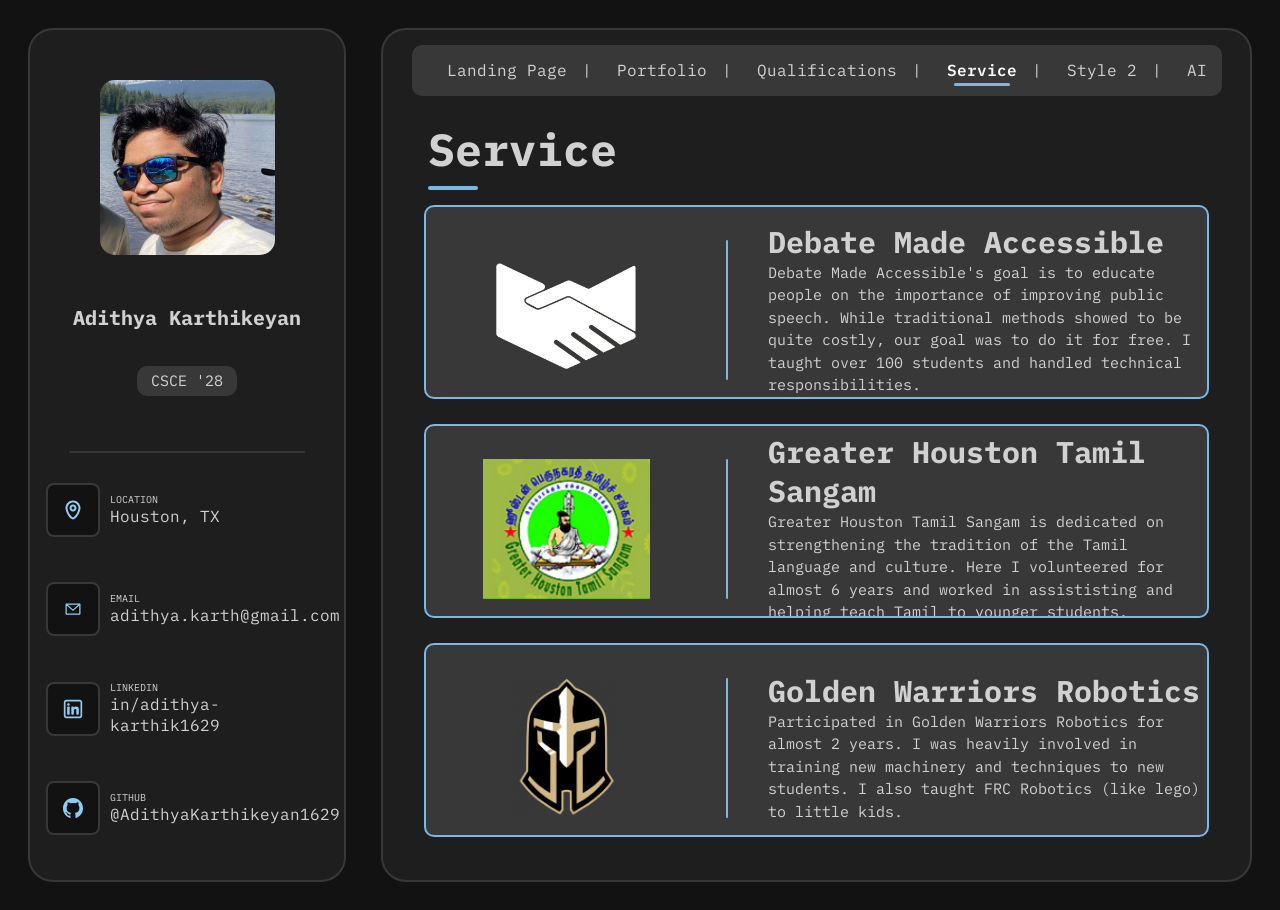
<file: project1-adithya_karthikeyan - Copy/service.html>
<!DOCTYPE html>
<html lang="en">
<head>
    <meta charset="UTF-8">
    <meta name="viewport" content="width=device-width, initial-scale=1.0">
    <title>Coding Website</title>  
    <link rel="stylesheet" href="style_2.css">
    <!-- Font -->

   <link rel="preconnect" href="https://fonts.googleapis.com">
    <link rel="preconnect" href="https://fonts.gstatic.com" crossorigin>
    <link href="https://fonts.googleapis.com/css2?family=Arsenal+SC:ital,wght@0,400;0,700;1,400;1,700&family=Cinzel:wght@400..900&family=Lilex:ital,wght@0,100..700;1,100..700&family=Noto+Sans+Tamil:wght@100..900&display=swap" rel="stylesheet">

</head>
<body>


    <div class = "left_box">
        <div class="image">
            <img src = "me.JPG" alt = "Adithya Karthikeyan"> 
        </div>
        <t1> Adithya Karthikeyan </t1>

        <t2> CSCE '28</t2>

        <div class = "divider"></div>
        
        <div class="info_box">
            <div class = "info_black">
                <img src="location.svg" alt="Location" class="icons">
            </div>
            
            <div class="icon">
                <div class="label">
                    LOCATION
                </div>

                <div class="value">
                    Houston, TX
                </div>
            </div>
        </div>

        <div class="info_box">
            <div class = "info_black">
                <img src="email.svg" alt="Location" class="icons">
            </div>
            
            <div class="icon">
                <div class="label">
                    EMAIL
                </div>

                <div class="value">
                    <a href = "https://mail.google.com/mail/?view=cm&fs=1&to=adithya.karth@gmail.com">adithya.karth@gmail.com </a> 
                </div>
            </div>
        </div>

        <div class="info_box">
            <div class = "info_black">
                <img src="linkedin.svg" alt="Location" class="icons">
            </div>
            
            <div class="icon">
                <div class="label">
                    LINKEDIN
                </div>

                <div class="value">
                    <a href = "https://www.linkedin.com/in/adithya-karthik1629">in/adithya-karthik1629</a> 
                </div>
            </div>
        </div>

        <div class="info_box">
            <div class = "info_black">
                <img src="github2.svg" alt="Location" class="icons">
            </div>
            
            <div class="icon">
                <div class="label">
                    GITHUB
                </div>

                <div class="value">
                    <a href = "https://github.com/AdithyaKarthikeyan1629">@AdithyaKarthikeyan1629 </a> 
                </div>
            </div>
        </div>

        



        
    </div>

        

    </div>

    <div class = "right_box">
        <nav class = "dashbar">
            <a href = "index.html" class = "page_links">Landing Page </a> | 
            <a href = "portfolio.html" class = "page_links">Portfolio </a> | 
            <a href = "qualifications.html" class = "page_links">Qualifications</a> | 
            <a href = "service.html" class = "page_links active">Service</a> | 
            <a href = "service.html" class = "page_links">Style 2</a> | 
            <a href = "genai.html" class = "page_links">AI</a>
        </nav>
        
        <div class = "about">
            Service
        </div>

        <div class="portfolio_item">
            <div class="port_image">
                <img src = "dma.webp" alt = "Adithya Karthikeyan"> 
            </div>

            <div class="port_divider"></div>

            <div class = "portfolio_total">
                <div class = "port_header"> 
                    <a href = "https://debatemadeaccessible.org/" class = "port_links">Debate Made Accessible </a>
                </div>

                <div class ="port_text">
                    Debate Made Accessible's goal is to educate people on the importance of improving public speech. While traditional methods showed to be quite costly, our goal was to do it for free. I taught over 100 students and handled technical responsibilities. 
                <br>
                    
                </div>
            </div>
           
            
            
        </div>

        <div class="portfolio_item">
            <div class="port_image">
                <img src = "HTS.png" alt = "Adithya Karthikeyan"> 
            </div>

            <div class="port_divider"></div>

            <div class = "portfolio_total">
                <div class = "port_header"> 
                    <a href = "https://greaterhoustontamilsangam.org/" class = "port_links">Greater Houston Tamil Sangam  </a>
                    
                </div>

                <div class ="port_text">
                    Greater Houston Tamil Sangam is dedicated on strengthening the tradition of the Tamil language and culture. Here I volunteered for almost 6 years and worked in assististing and helping teach Tamil to younger students.
                <br>
                    
                </div>
            </div>
           
            
            
        </div>

        <div class="portfolio_item">
            <div class="port_image">
                <img src = "Jordan.png" alt = "Adithya Karthikeyan"> 
            </div>

            <div class="port_divider"></div>

            <div class = "portfolio_total">
                <div class = "port_header"> 
                    <a href = "https://jhswarriorrobotics.org/" class = "port_links">Golden Warriors Robotics</a>
                    
                </div>

                <div class ="port_text">
                    Participated in Golden Warriors Robotics for almost 2 years. I was heavily involved in training new machinery and techniques to new students. I also taught FRC Robotics (like lego) to little kids. 
                <br>
                    
                </div>
            </div>
           
            
            
        </div>

    </div>


    
</body>

</html>
</file>
<file: project1-adithya_karthikeyan - Copy/style_2.css>
body{
    background-color: #121212;
    padding: 20px; 
    display: flex;
    gap: 35px; 
}

.left_box{
    height: 850px;
    width: 345px;
    background-color: #1e1e1f;

    /* Border for the box */ 
    border-radius: 25px;
    border-width: 2px; 
    border-color: #383838; 
    border-style: solid; 
    
    /* Code to center stuff */ 
    display: flex; 
    color:#d1d1d1; 
    flex-direction: column;
    gap: 20px; 
    align-items: center;
    font-family: 'Lilex', serif;  
}

.right_box{
    height: 850px;
    width: 1000px;
    background-color: #1e1e1f;

    /* Border for the box */ 
    border-radius: 25px;
    border-width: 2px; 
    border-color: #383838; 
    border-style: solid; 
    
    /* Code to center stuff */ 
    display: flex; 
    color:#d1d1d1; 
    flex-direction: column;
    align-items: center;
    font-family: 'Lilex', serif;  

}

.right_box_qual{
    height: 1005px;
    width: 1000px;
    background-color: #1e1e1f;

    /* Border for the box */ 
    border-radius: 25px;
    border-width: 2px; 
    border-color: #383838; 
    border-style: solid; 
    
    /* Code to center stuff */ 
    display: flex; 
    color:#d1d1d1; 
    flex-direction: column;
    align-items: center;
    font-family: 'Lilex', serif;  

}
/*  --------------------------------------------------------------------------------------------------------------*/
/* Split Elements below */ 


/* Name code */ 
.left_box t1 {
    padding-top: 30px; 
    font-size: 20px; 
    font-weight: bold;
}

/* Little Emblem */ 
.left_box t2{
    position: relative; 
    top: 15px; 
    left: 0px; 
    height: 25px;
    width: 100px;
    background-color: #383838;
    border-radius: 10px;
 
    /* Code to center stuff */ 
    display: flex; 
    color:#d1d1d1; 
    flex-direction: column;
    align-items: center;
    font-family: 'Lilex', serif;  
    font-size: 15px; 
    padding-top: 5px;
}

.left_box logo{
    position: relative; 
    top: 15px; 
    left: px; 
    height: 25px;
    width: 100px;
    background-color: #383838;
    border-radius: 10px;
 
    /* Code to center stuff */ 
    display: flex; 
    color:#d1d1d1; 
    flex-direction: column;
    align-items: center;
    font-family: 'Lilex', serif;  
    font-size: 15px; 
    padding-top: 5px;
}

.left_box .info_box{
    display: flex;
    align-items: center;
    gap: 10px;
    padding: 10px;
    margin-bottom: 5px;
    width: 90%;
}

.icons{
    width: 20px;           
    height: 20px; 
    flex-shrink: 0;
    filter: brightness(0) saturate(100%) invert(70%) sepia(50%) saturate(500%) hue-rotate(180deg) brightness(105%) contrast(90%);
}

.label{
    font-size: 10px;
    color: #d1d1d1; 
}

.info_black {
    width: 50px;
    height: 50px;
    background-color: #121212;
    border-radius: 8px;
    border: 2px solid #383838;
    display: flex;
    align-items: center;
    justify-content: center;
    flex-shrink: 0;
}

.value a {
    color: #d1d1d1; 
    text-decoration: none;  
    font-family: 'Lilex', serif; 
}

.value a:hover {
    color: #7ab8e8; 
    text-decoration: underline; 
}

.divider {
    margin-top: 50px;
    width: 75%; 
    height: 2px; 
    background-color: #383838;
    border-radius: 10px;
}

.image{
    margin-top: 50px;
    height: 175px;
    width: 175px;
    border-radius: 15px;
    overflow: hidden;
    position: relative;
    
    color:#d1d1d1; 
    flex-direction: column;
 
}

.image img {
    width: 100%; 
    height: 100%;
    object-fit: cover; 
}
/* -------------------------------------------------------------------------------------------------------------------*/ 
/* Right Box */

.right_box .dashbar{

    position: relative; 
    top: 15px; 
    left: 0px; 
    /* height: 10px; */
    width: 760px;
    background-color: #383838;
    border-radius: 10px;

    display: flex;
    gap: 15px;
    align-items: center;
    padding: 15px 25px; 
    white-space: nowrap;
}

.right_box_qual .dashbar{

    position: relative; 
    top: 15px; 
    left: 0px; 
    /* height: 10px; */
    width: 760px;
    background-color: #383838;
    border-radius: 10px;

    display: flex;
    gap: 15px;
    align-items: center;
    padding: 15px 25px; 
    white-space: nowrap;
}

.page_links {
    margin-left: 10px;
    text-decoration: none;
    color: #d1d1d1; ;
    font-weight: small;
    font-family: 'Lilex', serif; 
    position: relative;
}


.page_links:hover {
    color: #7ab8e8;    
}

.page_links.active{
    color: #ffffff;
    font-weight: 600;
}

.page_links.active::after {
    content: '';
    position: absolute;
    bottom: -5px;
    left: 50%;
    transform: translateX(-50%);
    width: 80%;
    height: 3px;
    background-color: #7ab8e8; 
    border-radius: 2px;
}

.port_links {
    margin-left: 0px;
    text-decoration: none;
    color: #d1d1d1; ;
    font-weight: small;
    font-family: 'Lilex', serif; 
    position: relative;
}


.port_links:hover {
    color: #7ab8e8;    
}

.port_links.active{
    color: #ffffff;
    font-weight: 600;
}

.port_links.active::after {
    content: '';
    position: absolute;
    bottom: -5px;
    left: 50%;
    transform: translateX(-50%);
    width: 80%;
    height: 3px;
    background-color: #7ab8e8; 
    border-radius: 2px;
}


.about{
    padding-top: 40px; 
    padding-bottom: 10px;
    padding-left: 45px;

    font-size: 45px; 
    color: #d1d1d1; 
    font-weight: bold;
    position: relative;
    display: inline-block;
    align-self: flex-start;
   
}

.about::after {
    content: '';
    position: absolute;
    bottom: 0;
    left: 45px;      
    width: 50px;     
    height: 4px;   
    background-color: #7ab8e8;
    border-radius: 2px;
}


/* Text about me */ 
.about_me{
    display: flex; 
    color:#d1d1d1; 
    flex-direction: column;
    align-items: flex-start;
    font-family: 'Lilex', serif;  
    font-size: 20px; 
    padding-top: 5px;
    width: 100%; 
    padding-top: 10px;
    padding-left: 0px; 
    max-width: 800px;
    display: inline;

}

.about_links {
    margin-left: 10px;
    text-decoration: none;
    color: #7ab8e8;
    font-weight: small;
    font-family: 'Lilex', serif; 
    position: relative;
    text-decoration: underline;
}


.resume {
    width: 90%;
    height: 100%;
    margin: 0;
    padding: 0;
    padding-top: 30px;
    padding-left: 0px;
}

.resume iframe {
    width: 100%;
    border-radius: 2px;
    border: 2px solid #383838;
    border-radius: 12px;
    overflow: hidden;
}

.skills_box{
    position: relative; 
    top: 15px; 
    left: 0px; 
    height: 250px;
    width: 90%;
    background-color: #383838;
    border-radius: 10px;
    border-color: #7ab8e8;
    border: 2px solid #7ab8e8;
 
    /* Code to center stuff */ 
    display: flex; 
    color:#d1d1d1; 
    flex-direction: column;
    align-items: center;
    font-family: 'Lilex', serif;  
    font-size: 15px; 
    padding-top: 5px;
}

.skills_box .text_skills{
    padding-left: 5px;
    padding-top: 10px;
}

/* ------------------------------------------------------------------------------------------------------------------------------------------------- */ 
.portfolio_item{
    margin-bottom: 25px;
    padding-top: 15px;
    position: relative; 
    top: 15px; 
    left: 0px; 
    height: 175px;
    width: 90%;
    background-color: #383838;
    border-radius: 10px;
    border: 2px solid #7ab8e8;
 
    /* Code to center stuff */ 
    display: flex; 
    color:#d1d1d1; 
    flex-direction: row;
    align-items: center;
    font-family: 'Lilex', serif;  
    font-size: 15px; 
    overflow:hidden; 
}

.portfolio_total{
    display: flex;
    flex-direction: column;
    justify-content: center;
    padding-left: 20px;
    flex: 1;
}
.port_header{
    font-weight: bold;
    font-size: 30px; 
    padding-left: 0px;
    padding-top: 0px;
}

.port_text{
    line-height: 1.5;
}

.portfolio_item .port_divider{
    margin: 0 20px;
    width: 2px; 
    height: 80%; 
    background-color: #7ab8e8;
    border-radius: 10px;
    flex-shrink: 0; 
}

.portfolio_item .port_image{
    margin: 0 20px;
    height: 140px;
    width: 240px;
    border-radius: 15px;
    overflow: hidden;
    flex-shrink: 0;
    margin-right: 20px;
 
}

.port_image img {
    width: 100%; 
    height: 100%;
    object-fit: contain; 
}
</file>
